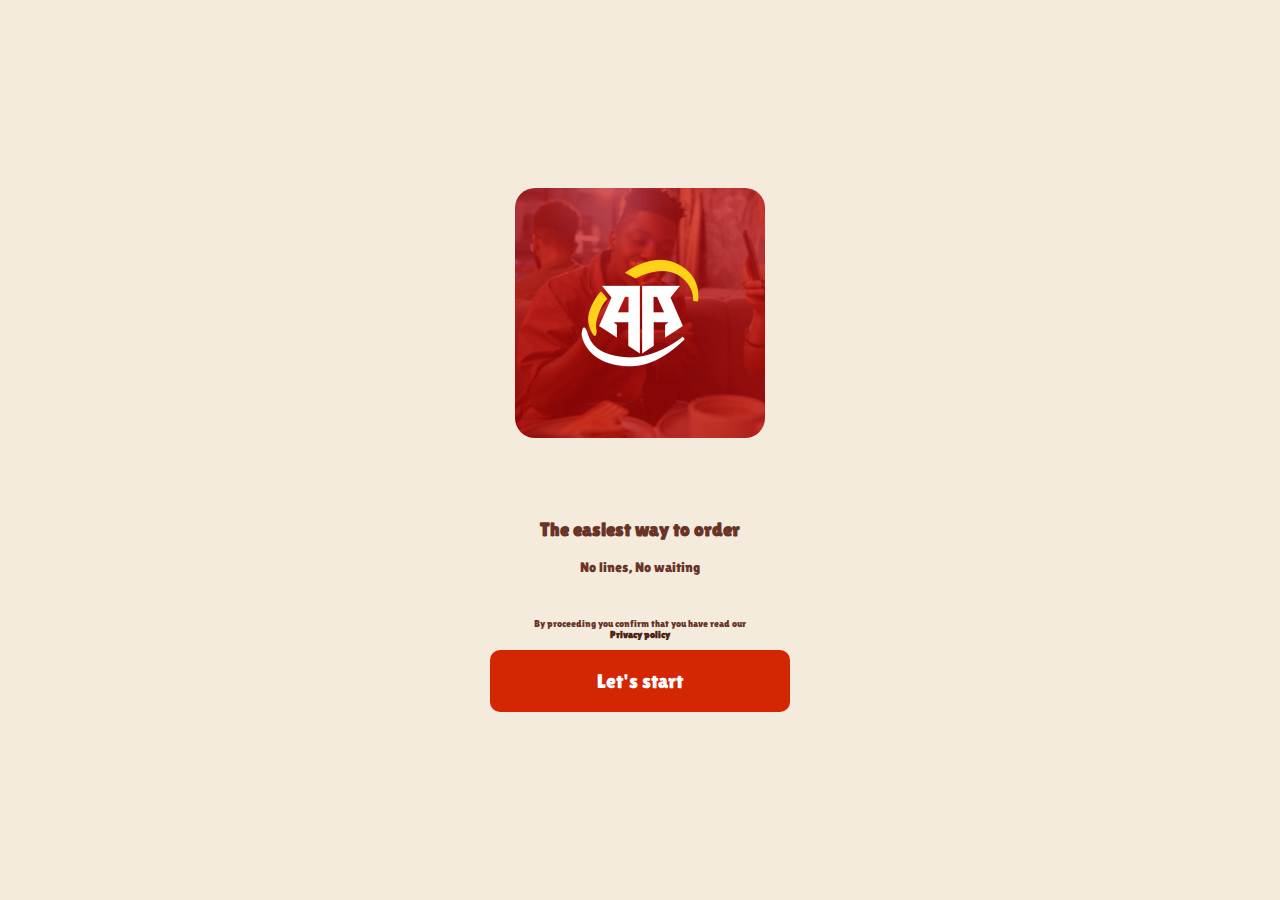
<file: index.html>
<!DOCTYPE html>
<html lang="en">
<head>
    <meta charset="UTF-8">
    <meta name="viewport" content="width=device-width, initial-scale=1, maximum-scale=1, user-scalable=no">
    <title>User Profile - AA Delish</title>
    <link rel="shortcut icon" type="image/x-icon" href="img/ico.png" />
    <link rel="stylesheet" href="https://cdnjs.cloudflare.com/ajax/libs/font-awesome/5.15.3/css/all.min.css" />
    <link rel="stylesheet" href="https://fonts.googleapis.com/css2?family=Lilita+One&family=Roboto:wght@400&display=swap">
    <style>
        body {
            display: flex;
            justify-content: center;
            align-items: center;
            height: 100vh;
            margin: 0;
            padding: 0;
            background-color: #F4EBDC;
            font-family: 'Lilita One', cursive;
            color: #693427;

        }
        .main-container {
            text-align: center;
        }
        .main {
            width: 300px;
            margin: auto;
        }
        .main img {
            width: 250px;
            border-radius: 20px;
            margin-bottom: 20px;
        }
        .paragraph-text {
            font-size: 14px;
        }
        .a-link {
            text-decoration: none;
            color: #4e2415;
            font-weight: bolder;
        }
        .primary-btn-wide {
            width: 100%;
            padding: 20px;
            border: none;
            border-radius: 10px;
            font-size: 20px;
            background-color: #d42603;
            color: white;
            cursor: pointer;
            font-family:  'Lilita One', cursive;;
            transition: background-color 0.3s;
        }
        .primary-btn-wide:hover {
            background-color: #693427;
        }
    </style>
</head>
<body>

<div class="main-container">
    <div class="main">
        <img src="img/bg_banner.jpg" />
        <br/><br/>
        <br/>
        <h3>The easiest way to order</h3>
        <p class="paragraph-text">No lines, No waiting</p>
        <br/>
        <p class="paragraph-text" style="font-size: 10px;">
            By proceeding you confirm that you have read our 
            <br/>
            <b><a class="a-link" href="privacy.html">Privacy policy</a></b>
        </p>
        <a href="notification.html">
            <button type="button" class="primary-btn-wide" id="btn">Let's start</button>
        </a>
    </div>
</div>

<script>
    document.getElementById('btn').addEventListener('click', function() {
        this.style.animation = 'bounce 0.5s ease';
        setTimeout(() => {
            this.style.animation = '';
        }, 500);
    });
</script>

</body>
</html>
</file>
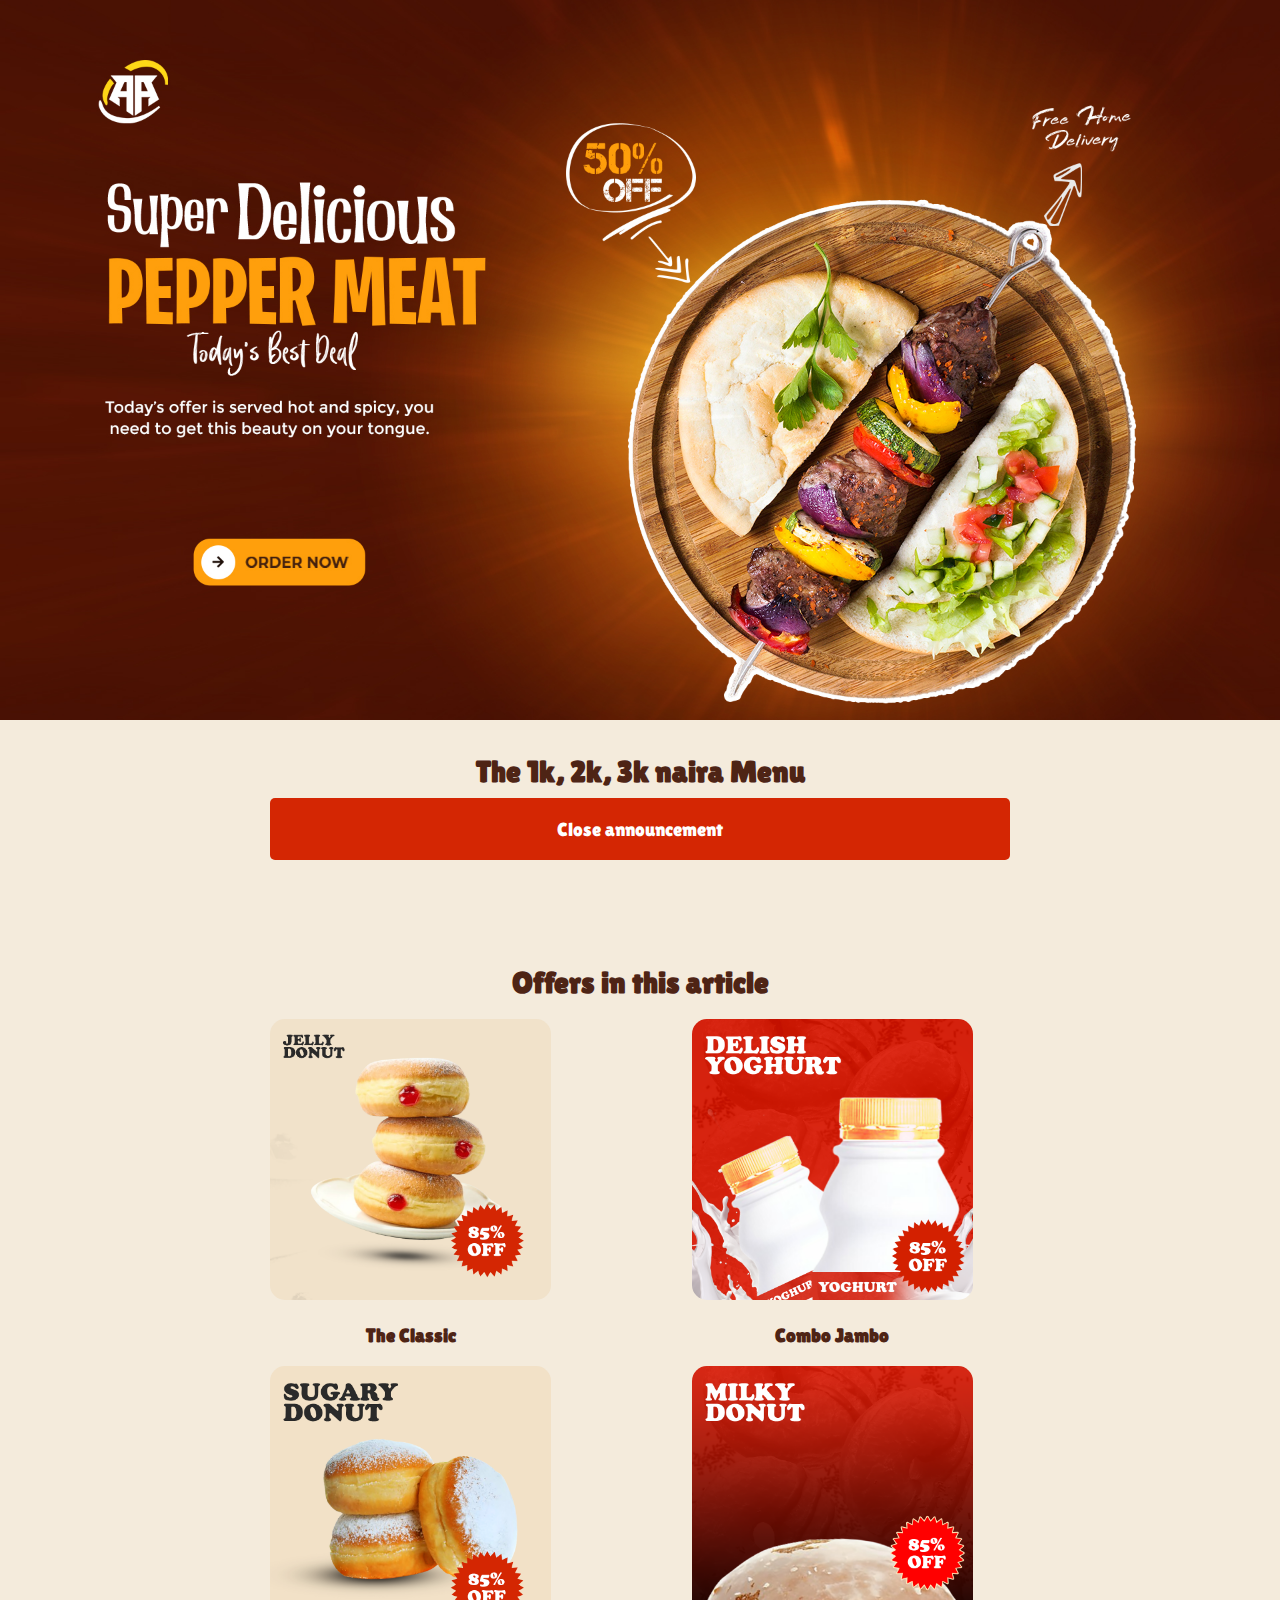
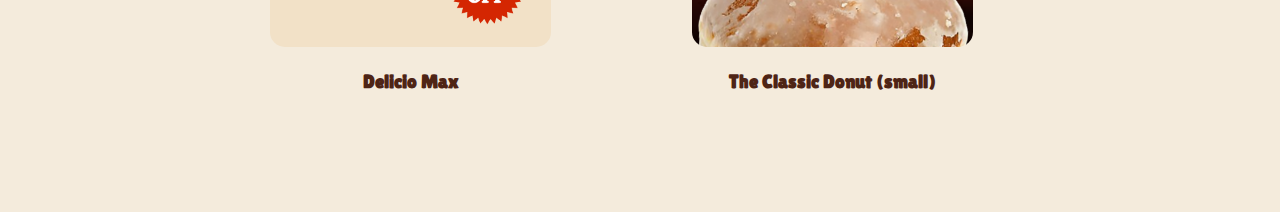
<file: announcement.html>
<!DOCTYPE html>
<html>
<head>
	<meta charset="utf-8">
	<meta name="viewport" content="width=device-width, initial-scale=1">
	<title>AA Delish</title>

<!-- Favicon -->
<link rel="shortcut icon" type="image/x-icon" href="img/ico.png" />
<link href="https://fonts.googleapis.com/css2?family=Lilita+One&family=Roboto:wght@400&display=swap" rel="stylesheet">
<link rel="stylesheet" type="text/css" href="css/main.css" />
<link href="https://fonts.googleapis.com/css2?family=Freeman&family=Quicksand:wght@300..700&display=swap" rel="stylesheet">
</head>
<body>
<style>
	.main-container, .main-container-detail, .main-container-fixed {
    width: 100%;
    margin: 0;
    padding: 0;
    text-align: center;
	
}

.main-container {
    position: absolute;
    bottom: 40px;
}

.main-container-detail {
    position: absolute;
    top: 0;
}

.main-container-fixed {
    position: fixed;
    background: #f4ebdc; 
    bottom: 0px;
    padding-bottom: 40px; 
}
.btn-link {
	text-decoration: none; 
	color: transparent; 
}

.btn-link i {
	color: #4e2415; 
}
.row {
    width: 95%;  
    display: flex;
    justify-content: center;
}

.col-1 {
    width: 10%;
}

.col-2 {
    width: 20%;
}

.col-4 {
    width: 40%;
}

.col-6 {
    width: 60%;
}

.col-8 {
    width: 80%;
}

.col-9 {
    width: 90%;
}

.main-container {
    width: 90%;
    text-align: center; 
}
.main-container-detail,
.main-container-fixed {
    width: 100%;
	

}

.main {
    margin-top: 20px;
    padding: 0 30px; 
    box-sizing: border-box;
    max-width: 800px; 
    margin: 0 auto; 
    background-color: #f4ebdc; 
}
.paragraph-text{
	font-size: larger;
	color: #4e2415;
}
</style>

<div class="main-container-detail">

<div class="main-container-background" >
	<img src="img/bg_announcement.jpg" />
</div>


	<div class="main">

		<h3>The 1k, 2k, 3k naira Menu</h3>

		<p class="paragraph-text">
			Who said you cannot find enjoyment in Abuja #basedonyourrabas ?
			<br/>
			Enjoy and find satisfaction in a delicious meal, based on your pocket, with any of our 1k, 2k or 3k naira Menu options!.
			<br/>
			Want other excitinng offers? Simply click the images below.

		</p>

		<br/> 

		<h3>Offers in this article</h3>

		<br/>

		<div class="row" >

			<div class="col-4" style="text-align: center;">

				<img src="img/offer-1-b - Copy.png" style="width: 100%; border-radius: 15px;" />
				<br/>
				<p class="paragraph-text">
					<b>The Classic </b> 
				</p>
				
			</div>

			<div class="col-2"></div>

			<div class="col-4" style="text-align: center;">

				<img src="img/offer-4 - Copy.png" style="width: 100%; border-radius: 15px;" />
				<br/>
				<p class="paragraph-text">
					<b>Combo Jambo</b> 
				</p>

			</div>

		</div>


		<div class="row" >

			<div class="col-4" style="text-align: center;">

				<img src="img/offer-3.png" style="width: 100%; border-radius: 15px;" />
				<br/>
				<p class="paragraph-text">
					<b>Delicio Max</b> 
				</p>
				
			</div>

			<div class="col-2"></div>

			<div class="col-4" style="text-align: center;">

				<img src="img/offer-2.png" style="width: 100%; border-radius: 15px;" />
				<br/>
				<p class="paragraph-text">
					<b>The Classic Donut (small)</b> 
				</p>
				
			</div>

		</div>


  

  

		<div style="width: 100%; height: 100px;">
		</div>


</div>

</div>







<div class="main-container-fixed">

<div class="main">
<a href="dashboard.html">
<button class="primary-btn-wide" id="btn">Close announcement</button>
</a>
</div>

</div>


</body>
</html>
</file>
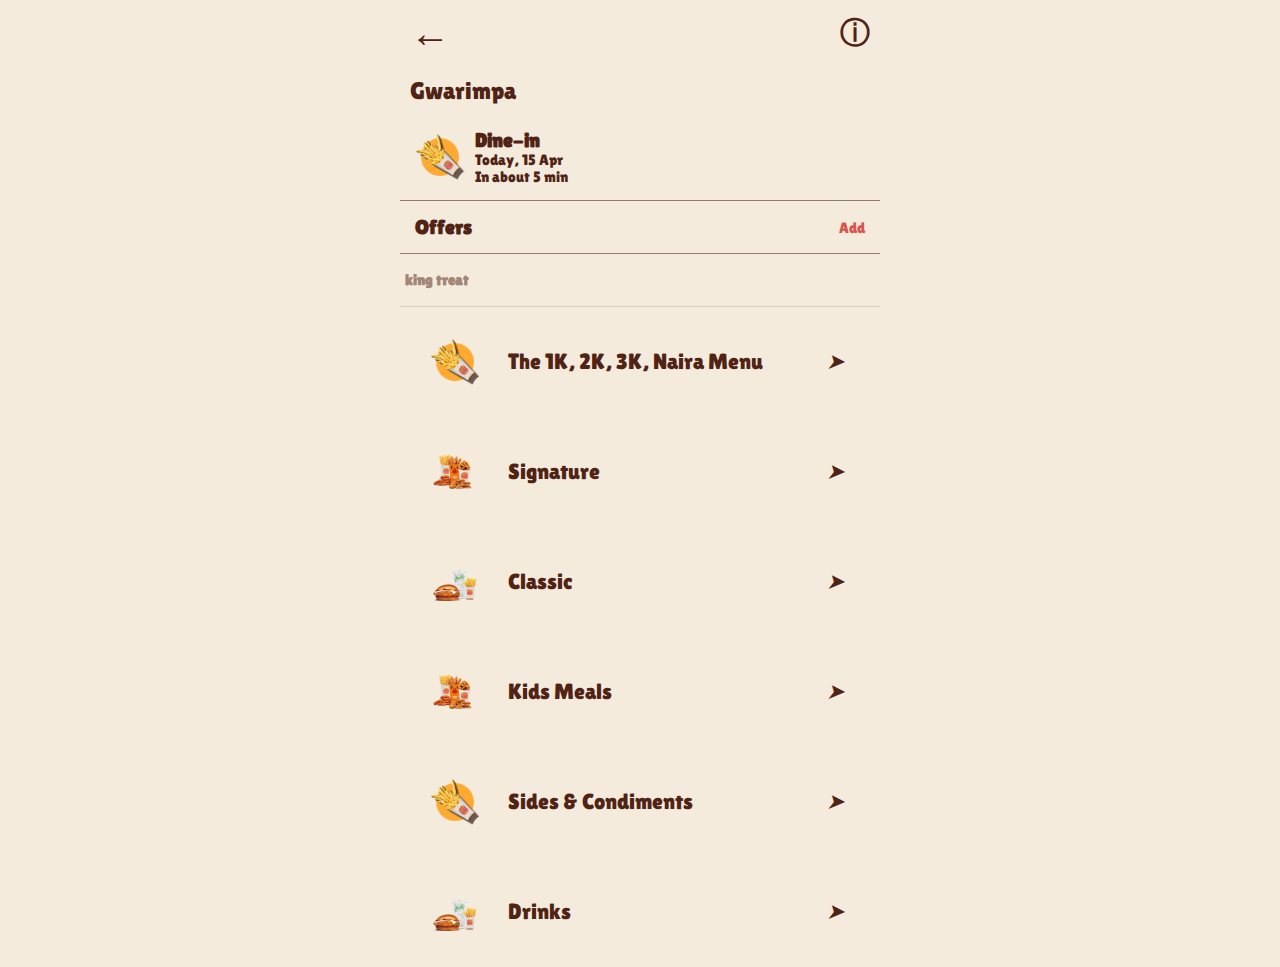
<file: category.html>
<!DOCTYPE html>
<html lang="en">
<head>
  <meta charset="UTF-8">
  <meta name="viewport" content="width=device-width, initial-scale=1.0">
  <link href="https://fonts.googleapis.com/css2?family=Lilita+One&family=Roboto:wght@400&display=swap" rel="stylesheet">
  <title>Restaurant App</title>
  <style>
    body {
        font-family: 'Lilita One', cursive;
            background-color: #f4ebdc;
            margin: 0;
            padding: 0;
    }
    .container {
      max-width: 480px;
      margin: auto;
      background-color: #F4EBDC;
      
    }
    .header {
      background-color: #F4EBDC;
      padding: 10px;
      display: flex;
      align-items: center;
      justify-content: space-between;
    }
    .header1 {
      background-color: #F4EBDC;
      padding: 10px;
      display: flex;
      align-items: center;
      justify-content: space-between;
    }
    .header .title {
      font-size: 24px;
      color: #502314;
    }
    .header .info-icon {
      font-size: 24px;
      color: #502314;
    }
    .section {
      padding: 15px;
      border-bottom: 1px solid #50231491;
      font-size: 15px;
    
    }
    .sec {
      font-size: 10px;
      padding: 5px;
      color: #50231485;
      font-weight: 100;
      border-bottom: 1px solid #50231425;
    
    }
    .section .section-title {
      display: flex;
      align-items: center;
      color: #502314;
      justify-content: space-between;
    }
    .section .section-title h2 {
      font-size: 20px;
      margin: 0;
    }
    .section .section-title .change-button,
    .section .section-title .add-button {
      color: #d9534f;
      text-decoration: none;
    }
    .categories {
      list-style-type: none;
      padding: 0;
      margin: 0;
      font-size: 22px;
    }
    .category-item {
      display: flex;
      align-items: center;
      padding: 30px;
     
      text-decoration: none;
      color: #502314;
    }
    .category-item img {
      width: 50px;
      height: 50px;
      margin-right: 10px;
    }
    .bold-arrow {
      font-size: 40px;
      font-weight: bolder;
      color: #502314;
    }

    .icon {
        font-size: 30px;
      font-weight: bolder;
      color: #502314;
      text-decoration-line: none;
    }
    @keyframes moveright {
            from {
                left: 100%;
            }
            to {
                left: 0%;
            }
        }

        i {
            position: relative;
            display: inline-block;
            animation: moveleft 2s forwards;
        }
        a {
    text-decoration: none; 
    color: inherit; /* Inherit text color from parent elements */
}

a:hover {
    text-decoration: none; /* Ensure underline doesn't appear on hover */
}

/* Optional: Style the links to look like plain text or divs */
a div {
    display: inline; /* Change to inline if you want it to look like plain text */
    color: inherit; /* Inherit color to blend with surrounding text */
}

a div:hover {
    color: inherit; /* Ensure the color remains the same on hover */
}

  </style>
</head>
<body>
  <div class="container">
    <a href="dashboard.html">
    <div class="header" >
        <div class="bold-arrow">&larr;</div>
          </a>
    <a href="cate.html">
        <div class="icon">&#x24D8;</div>
    </div></a>
    <div class="container">
        <div class="header">
          <div class="title">Gwarimpa</div>
        </div>
        <div class="section" style="display: flex; align-items: center;">
            <img src="img/image-4.webp" alt="" style="width: 50px; height: 50px; margin-right: 10px;">
            <div>
              <div class="section-title" style="display: flex; align-items: center;">
                <h2 style="margin: 0; margin-right: 50px;">Dine-in</h2>
                <a href="#" class="change-button" style="margin-right: 100px;"></a>
              </div>
              <p style="color: #502314; margin: 0;">
                <span style="font-weight: lighter;">Today, 15 Apr</span><br>In about 5 min
              </p>
            </div>
          </div>
          
          
          
          
          

    <div class="section">
      <div class="section-title">
        <h2>Offers</h2>
        <a href="#" class="add-button">Add</a>
      </div>
    </div>
    <div class="sec">
        <div class="section-title">
          <h2>king treat</h2>
          <a href="#" class="add-button"></a>
        </div>
      </div>
  
      <ul class="categories">
        <li><a href="menu.html" class="category-item">
          <img src="img/image-4.webp" alt="1K, 2K, 3K, Naira Menu">
          <i style="left: 80%;"> ➤</i>
          <span>The 1K, 2K, 3K, Naira Menu</span>
        </a></li>
        <li><a href="menu.html" class="category-item">
          <i class="fas fa-arrow-right icon"></i>
          <img src="img/image-2.webp" alt="Signature">
          <i style="left: 80%;"> ➤</i>
          <span>Signature</span>
        </a></li>
        <li><a href="menu.html" class="category-item">
          <i class="fas fa-arrow-right icon"></i>
          <img src="img/image-1.webp" alt="Classic">
          <i style="left: 80%;"> ➤</i>
          <span>Classic</span>
        </a></li>
        <li><a href="menu.html" class="category-item">
          <i class="fas fa-arrow-right icon"></i>
          <img src="img/image-2.webp" alt="Kids Meals">
          <i style="left: 80%;"> ➤</i>
          <span>Kids Meals</span>
        </a></li>
        <li><a href="menu.html" class="category-item">
          <i class="fas fa-arrow-right icon"></i>
          <img src="img/image-4.webp" alt="Sides & Condiments">
          <i style="left: 80%;"> ➤</i>
          <span>Sides & Condiments</span>
        </a></li>
        <li><a href="menu.html" class="category-item">
          <i class="fas fa-arrow-right icon"></i>
          <img src="img/image-1.webp" alt="Drinks">
          <i style="left: 80%;"> ➤</i>
          <span>Drinks</span>
        </a></li>
      </ul>
  </div>
</body>
</html>
</file>
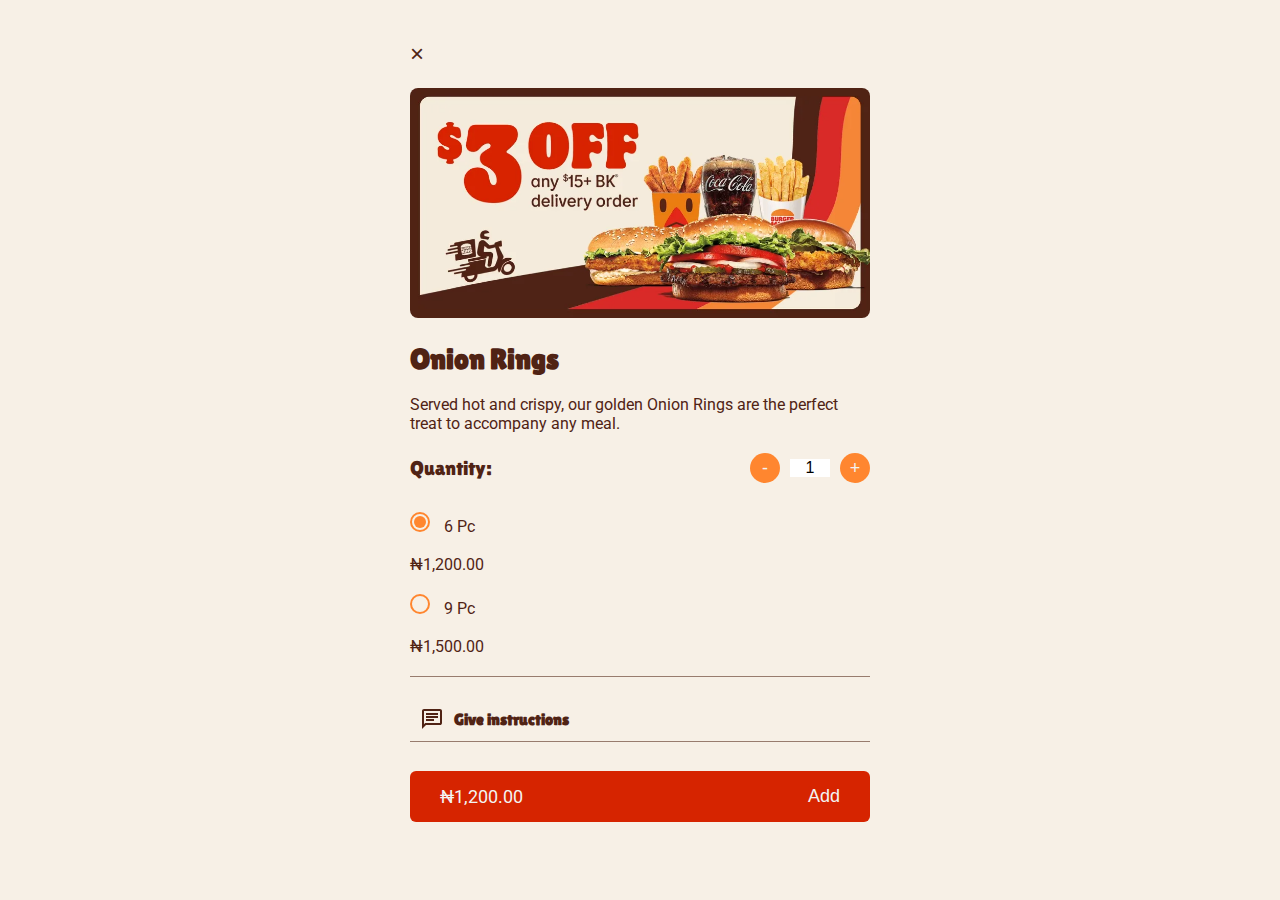
<file: Checkout.html>
<!DOCTYPE html>
<html lang="en">
<head>
    <meta charset="UTF-8">
    <meta name="viewport" content="width=device-width, initial-scale=1.0">
    <title>Burger King Menu</title>
    <link href="https://fonts.googleapis.com/css2?family=Lilita+One&family=Roboto:wght@400&display=swap" rel="stylesheet">
    <link href="https://fonts.googleapis.com/css2?family=Freeman&family=Quicksand:wght@300..700&display=swap" rel="stylesheet">
    <style>
        * {
            margin: 0;
            padding: 0;
            box-sizing: border-box;
        }

        body {
            font-family: 'Roboto', sans-serif;
            background-color: #f7f0e6;
            padding: 20px;
        }

        .container {
            max-width: 500px;
            margin: 0 auto;
            padding: 20px;
            background-color: #f7f0e6;
            border-radius: 8px;
            box-shadow: 0 0 10px rgba(0, 0, 0, 0);
        }

        .header {
            display: flex;
            align-items: center;
            justify-content: space-between;
            margin-bottom: 20px;
            font-size: 14px;
        }

        .close-button {
            background: none;
            border: none;
            font-size: 24px;
            cursor: pointer;
            color: #502314;
        }

        .item-image {
            width: 100%;
            height: auto;
            border-radius: 8px;
        }

        h1 {
            font-family: 'Lilita One', cursive;
            font-size: 1.8em;
            color: #502314;
            margin: 20px 0;
        }
        h2 {
            font-family: 'Lilita One', cursive;
            font-size: 1.3em;
            color: #502314;
            margin: 20px 0;
          
        }
        p {
            font-size: 16px;
            color: #502314;
            margin-bottom: 20px;
        }

        .main content,
        .price-options,
        .instructions-section {
            margin-bottom: 20px;
            border-bottom: 1px solid #50231491;
        }

        .quantity-section {
            display: flex;
            justify-content: space-between;
            align-items: center;
            margin-bottom: 29px;
            font: 300;
            color: #502314;
            font-size: 20px;
            font-family: 'Lilita One', cursive;
        }

        .quantity-selector {
            display: flex;
            align-items: center;
        }

        .quantity-button {
            background-color: #f0f0f0;
            border: none;
            padding: 5px 10px;
            font-size: 18px;
            cursor: pointer;
        }

        .quantity-selector input {
            width: 30px;
            text-align: center;
            border: none;
            background-color: #fff;
            font-size: 16px;
            margin: 0 5px;
            
        }

        .price-options {
            text-align: left;
        }

        .price-options label {
            display: block;
            margin-bottom: 20px;
           

        }

        .instructions-button {
    display: flex;
    align-items: center;
    border: none; /* Remove default button border */
    background: none; /* Remove default button background */
    cursor: pointer; /* Add cursor pointer */
    padding: 10px; /* Add some padding */
}

.instructions-button .icon {
    width: 24px; /* Adjust icon size */
    height: 24px; /* Adjust icon size */
    margin-right: 10px; /* Space between icon and text */
}

.instructions-button h2 {
    margin: 0; /* Remove default margin from h2 */
    font-size: 16px; /* Adjust font size */
}

        .add-to-cart {
            display: flex;
            justify-content: space-between;
            align-items: center;
            font-size: 18px;
            color: #f3f3f3;
            margin-top: 29px;
            width: 100%;
            background-color: #d62400;
            padding: 15px 30px;
            border-radius: 6px;
        }

        .add-button {
            background-color: #d62400;
            color: #f3f3f3;
            border: none;
            font-size: 18px;
            cursor: pointer;
            border-radius: 4px;
        }
        .price-options{
            color: #502314;
            
        }
        .price-options input[type="radio"]:checked::before {
            content: '';
            width: 12px;
            height: 12px;
            background-color: #ff862f;
            border-radius: 50%;
            position: absolute;
            top: 50%;
            left: 50%;
            transform: translate(-50%, -50%);
        }
        .price-options input[type="radio"] {
            appearance: none;
            -webkit-appearance: none;
            -moz-appearance: none;
            width: 20px;
            height: 20px;
            border: 2px solid #ff862f;
            border-radius: 50%;
            margin-right: 10px;
            position: relative;
            cursor: pointer;
        }
        .quantity-button {
            background-color: #ff862f;
            color: #f3f3f3;
            border: none;
            width: 30px;
            height: 30px;
            border-radius: 50%;
            display: flex;
            align-items: center;
            justify-content: center;
            font-size: 18px;
            cursor: pointer;
        }
        .quantity-selector input {
            width: 40px;
            text-align: center;
            border: none;
            background-color: #fff;
            font-size: 16px;
            margin: 0 10px;
        }
    </style>
</head>
<body>
    <div class="container">
        <header class="header">
            <a href="menu.html"><button class="close-button">&times;</button></a>
        </header>
        <main class="main-content">
            <img src="img/card-2.webp" alt="Onion Rings" class="item-image">
            <h1>Onion Rings</h1>
            <p>Served hot and crispy, our golden Onion Rings are the perfect treat to accompany any meal.</p>
            <div class="quantity-section">
                <label for="quantity">Quantity:</label>
                <div class="quantity-selector">
                    <button class="quantity-button">-</button>
                    <input type="text" id="quantity" value="1" readonly>
                    <button class="quantity-button">+</button>
                </div>
            </div>
            <div class="price-options">
                <label>
                    <input type="radio" name="price" checked>
                    6 Pc <br></br> ₦1,200.00
                </label>
                <label>
                    <input type="radio" name="price">
                    9 Pc <br></br> ₦1,500.00
                </label>
            </div>
            <div class="instructions-section">
                <button class="instructions-button">
                    <img src="img/chat_24dp_FILL0_wght400_GRAD0_opsz24.svg" alt="Chat Icon" class="icon">
                    <h2>Give instructions</h2>
                </button>
            </div>
            <div class="add-to-cart">
                <span>₦1,200.00</span>
                <button class="add-button">Add</button>
            </div>
        </main>
    </div>
    
</body>
</html>
</file>
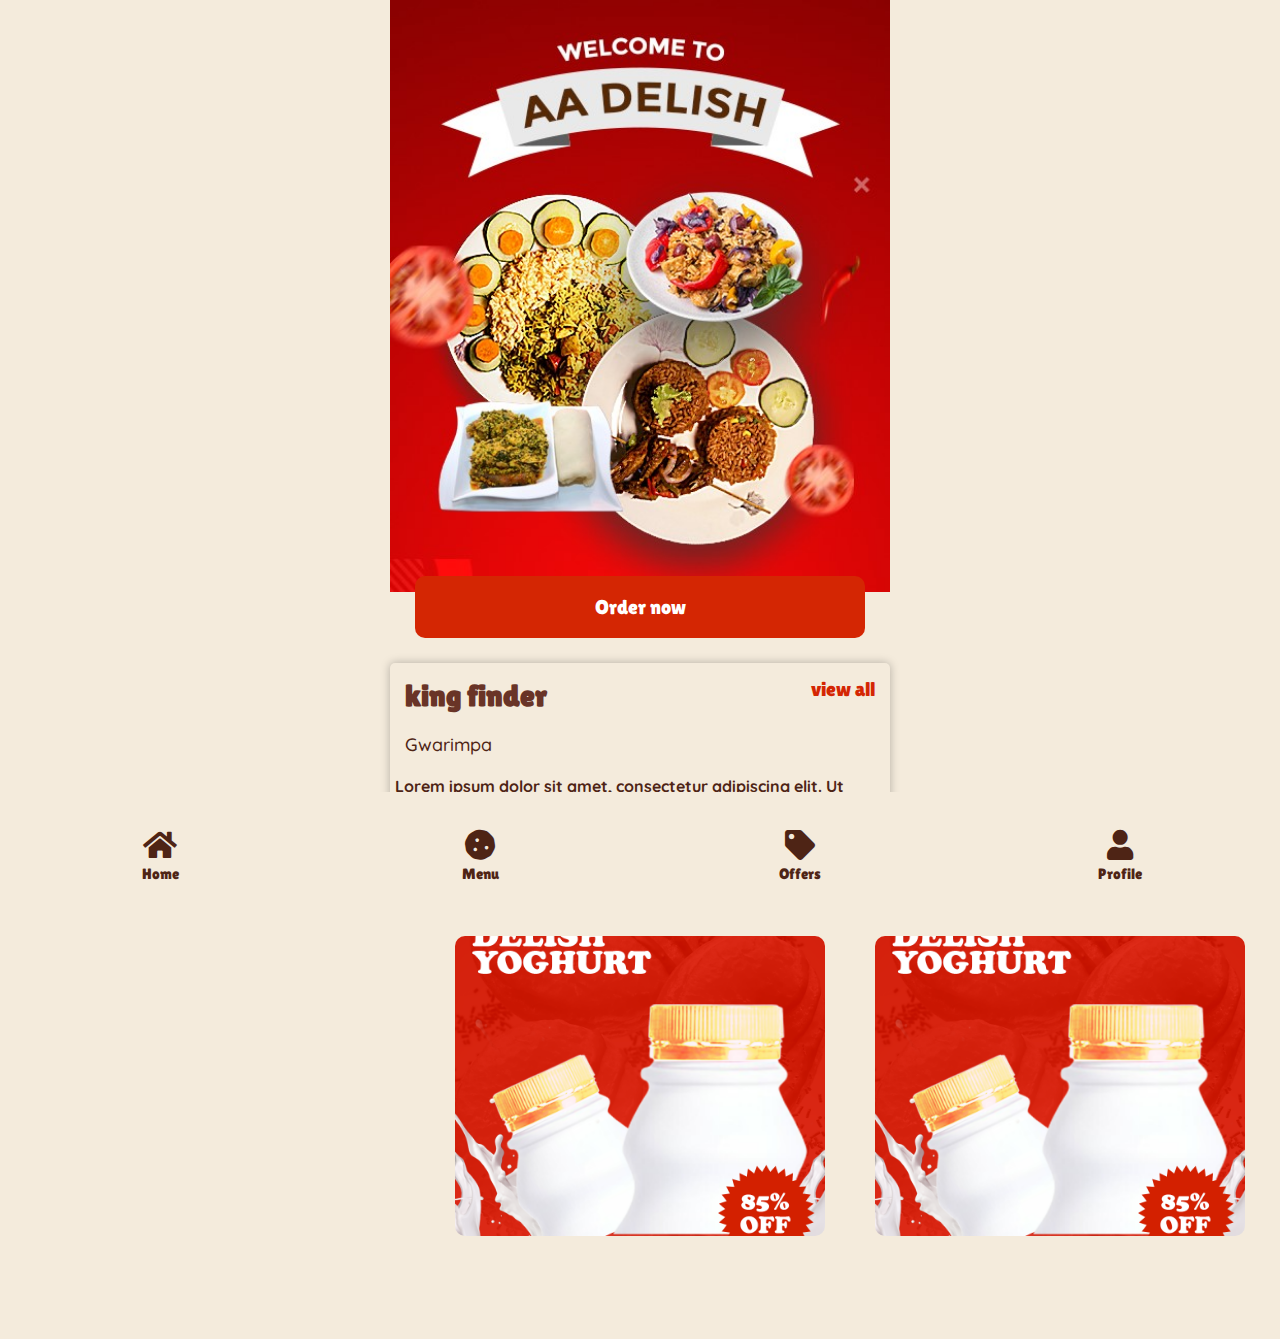
<file: dashboard.html>
<!DOCTYPE html>
<html>
<head>
    <meta charset="utf-8">
    <meta name="viewport" content="width=device-width, initial-scale=1, maximum-scale=1, user-scalable=no">
    <title>AA Delish</title>

    <link rel="stylesheet" href="https://cdnjs.cloudflare.com/ajax/libs/font-awesome/5.15.3/css/all.min.css" />
    <script src="https://unpkg.com/swiper/swiper-bundle.min.js"></script>
    <link rel="stylesheet" href="https://unpkg.com/swiper/swiper-bundle.min.css" />
    <link href="https://fonts.googleapis.com/css2?family=Lilita+One&family=Roboto:wght@400&display=swap" rel="stylesheet">
    <link rel="preconnect" href="https://fonts.googleapis.com">
    <link rel="preconnect" href="https://fonts.gstatic.com" crossorigin>
    <link href="https://fonts.googleapis.com/css2?family=Freeman&family=Quicksand:wght@300..700&display=swap" rel="stylesheet">
    <link rel="stylesheet" type="text/css" href="css/main.css" />
    <style>
        body {
            display: flex;
            justify-content: center;
            align-items: center;
            margin: 0;
            padding: 0;
            background-color: #f4ebdc;
            overflow-y: auto;
            font-family: 'Lilita One', cursive;
        }

        .main-container-detail {
            text-align: center;
            margin-top: -100px;
            min-height: 100vh;
            width: 100%;
            max-width: 500px; 
        }

        .main-container-background img {
            width: 100%;
            margin-top: 100px;
            margin-bottom: -14%;
        }

        .main1 {
            margin: 50px auto 5%;
            width: 90%;
            display: block;
        }

        .primary-btn-wide {
            width: 100%;
            padding: 20px;
            border: none;
            border-radius: 10px;
            font-size: 20px;
            background-color: #d42603;
            color: white;
            cursor: pointer;
            transition: background-color 0.3s;
        }

        .primary-btn-wide:hover {
            background-color: #693427;
        }

        .swiper-container {
            width: 95vw;
            max-width: 400px;
            height: auto;
            position: relative;
            margin: 20px auto;
            z-index: 1; 
        }

        .swiper-slide {
            display: none; 
        }

        .swiper-slide-active,
        .swiper-slide-prev,
        .swiper-slide-next {
            display: block; 
        }

        .swiper-slide img {
            width: 100%;
            height: 300px;
            object-fit: cover;
            border-radius: 10px;
        }

        .headline {
            font-size: 24px;
            font-weight: bold;
            margin-bottom: 10px;
        }

        .sub-headline {
            font-family: 'Quicksand', sans-serif; 
            font-size: 18px;
            font-weight: 500;
            margin-bottom: 10px;
        }

        .paragraph {
            font-family: 'Quicksand', sans-serif;
            font-size: 16px;
            font-weight: bold;
            margin-bottom: 20px;
        }

        .card {
            text-align: left;
        }

        h1 {
            text-align: left;
            margin: 5%;
            font-family: 'Lilita One', cursive; 
        }

        h2 {
            text-align: right;
            margin: 5%;
            font-family: 'Quicksand', sans-serif; 
        }

        .container {
            display: flex;
            justify-content: space-between;
        }

        .footer {
            background-color: #f1e2ca;
            padding: 10px;
        }

        .containeer {
            display: flex;
            justify-content: space-between;
            background-color: #f1e2ca;
        }

        .item1 {
            background-color: #f4ebdc;
            padding: 10px;
        }

        .item {
            background-color: #f4ebdc;
            padding: 10px;
        }

        :link {
            text-decoration: none;
        }

        .main-container-fixed1 {
            position: fixed;
            bottom: 0;
            width: 100%;
            background-color: #f4ebdc;
            z-index: 10; 
        }

        .main {
            display: flex;
            justify-content: space-around;
            padding: -2px 0; /* Reduced padding */
        }

        .col-12 {
            flex: 1;
            text-align: center;
        }

        .col-btn {
            padding: 3px; /* Reduced padding */
        }

        .btn-link {
            text-decoration: none;
            color: inherit;
        }

        .btn-link i {
            font-size: 30px; /* Reduced font size */
        }

        .paragraph-text-smm {
            display: block;
            font-size: 15px; /* Reduced font size */
        }
    </style>
</head>
<body>

<div class="main-container-detail">
    <div class="main-container-background">
        <img src="img/Home.jpg" />
    </div>

    <div class="main1">
        <a href="menu.html">
            <button class="primary-btn-wide" id="btn">Order now</button>
        </a>
    </div>
 
<div class="card-container">
    <div class="card" style="margin-bottom: 20px; border-radius: 5px; padding: 5px; background-color: #f4ebdc; box-shadow: 0 0 10px rgba(0, 0, 0, 0.267);">
        <div class="container">
            <a href="">
            <div class="item1" style="font-size: 30px; color: #693427; font-weight: bold;">king finder</div>
            </a>
            <a href="">
            <div class="item1" style="font-size: 20px; color: #d42603;">view all</div>
            </a>
        </div>
        <div class="item1 sub-headline" style="color: #4e2415;">Gwarimpa</div>
        <div class="paragraph" style="color: #4e2415;">
            Lorem ipsum dolor sit amet, consectetur adipiscing elit. Ut vitae quam justo.
        </div>
    </div>
</div>

<center style="margin-bottom: 20px;">
    <div class="container">
        <a href="">
        <div class="item" style="font-size: 30px; color: #693427; font-weight: bold;">News </div>
        </a>
        <a href="">
        <div class="item" style="font-size: 20px;color: #d42603;">view all</div>
        </a>
    </div>
    <div class="swiper-container">
        <div class="swiper-wrapper">
            <div class="swiper-slide">
                <img style="width: 370px; border-radius: 10px; height: 300px;" src="img/offer-4 - Copy.png" alt="Image 1">
            </div>
            <div class="swiper-slide">
                <img style="width: 370px; border-radius: 10px; height: 300px" src="img/offer-4 - Copy.png" alt="Image 1">
            </div>
            <div class="swiper-slide">
                <img style="width: 370px; border-radius: 10px; height: 300px" src="img/offer-4 - Copy.png" alt="Image 1">
            </div>
            <div class="swiper-slide">
                <img style="width: 370px; border-radius: 10px; height: 300px" src="img/offer-4 - Copy.png" alt="Image 1">
            </div>
            <div class="swiper-slide">
                <img style="width: 370px; border-radius: 10px; height: 300px" src="img/offer-4 - Copy.png" alt="Image 1">
            </div>
        </div>
    </div>
</center>

<script>
    var swiper = new Swiper('.swiper-container', {
        slidesPerView: 1,
        spaceBetween: 20,
        loop: true,
        autoplay: {
            delay: 2000,
        },
    });
</script>

<space style="padding: 60px;">
</space>

<div class="main-container-fixed1">
    <div class="main">
        <div class="col-12 col-btn">
            <a href="dashboard.html" class="btn-link" id="home-link">
                <i class="fas fa-home"></i>
                <br/>
                <span class="paragraph-text-smm">Home</span>
            </a>
        </div>
        
        <div class="col-12 col-btn">
        <a href="category.html" class="btn-link" id="menu-link">
            <i class="fas fa-cookie"></i>
            <br/>
            <span class="paragraph-text-smm">Menu</span>
        </a>
    </div>
    <div class="col-12 col-btn">
        <a href="offers.html" class="btn-link" id="offers-link">
            <i class="fas fa-tag"></i>
            <br/>
            <span class="paragraph-text-smm">Offers</span>
        </a>
    </div>
    <div class="col-12 col-btn">
        <a href="profile.html" class="btn-link" id="profile-link">
            <i class="fas fa-user"></i>
            <br/>
            <span class="paragraph-text-smm">Profile</span>
        </a>
    </div>
</div>
</div>
</body>
</html>
</file>
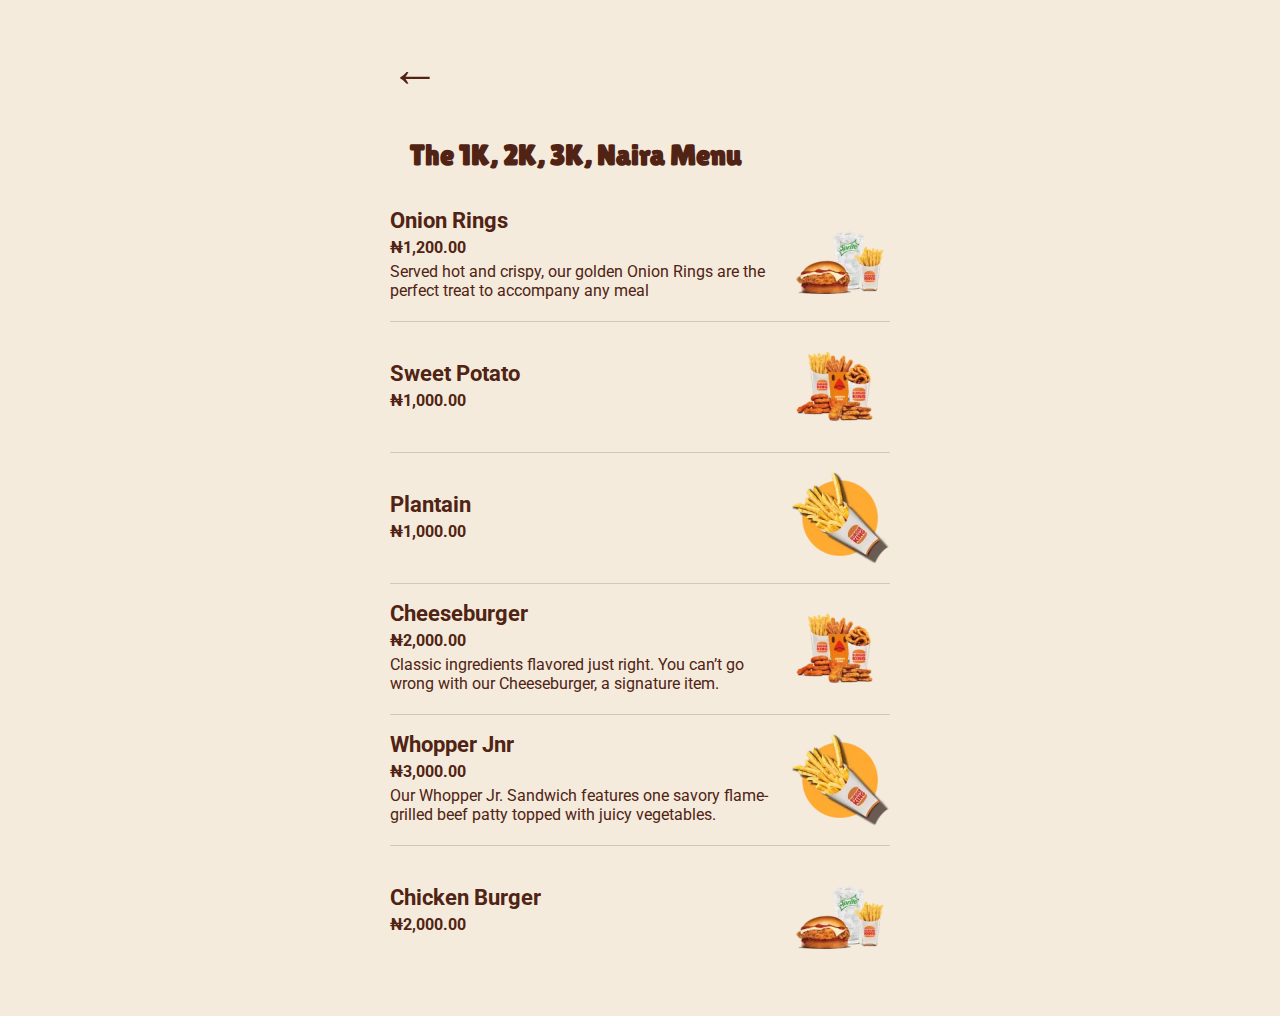
<file: menu.html>
<!DOCTYPE html>
<html lang="en">
<head>
    <meta charset="UTF-8">
    <meta name="viewport" content="width=device-width, initial-scale=1.0">
    <link href="https://fonts.googleapis.com/css2?family=Lilita+One&family=Roboto:wght@400&display=swap" rel="stylesheet">
    <title>Restaurant Menu</title>
    <style>
        body {
            font-family: 'Roboto', sans-serif;
            background-color: #F4EBDC;
            margin: 0;
            padding: 0;
        }

        .menu-container {
            background-color: #F4EBDC;
            padding: 20px;
            border-radius: 8px;
            max-width: 500px;
            margin: 20px auto;
        }

        .header {
            display: flex;
            align-items: center;
            margin-bottom: 20px;

        }

        .back-arrow {
            font-size: 50px;
            color: #502314;
            cursor: pointer;
            margin-right: 10px;
            text-decoration-line: none;
            
        }
            
        .h1 {
            font-family: 'Lilita One', cursive;
            font-size: 1.8em;
            color: #502314;
            margin: 20px;
            margin-right: 10px;
        }

        .menu-item {
            display: flex;
            align-items: center;
            justify-content: space-between;
            padding: 15px 0;
            border-bottom: 1px solid #8f8f8f60;
        }

        .menu-item:last-child {
            border-bottom: none;
        }

        .menu-item img {
            max-width: 100px;
            height: auto;
            margin-left: 20px;
        }

        .menu-item .details {
            flex: 1;
            text-align: left;
        }

        .menu-item h2 {
            font-size: 1.4em;
            margin: 0;
            color: #502314;
        }

        .menu-item .price {
            font-weight: bold;
            margin: 5px 0;
            color: #502314;
        }

        .menu-item p {
            margin: 5px 0;
            color: #502314;
        }
        .menu-item .details a {
    text-decoration: none; 
    color: inherit; 
}

.menu-item .details a:hover {
    color: inherit; /
}
a {
    text-decoration: none; /* Remove underline from link */
    display: inline-block; /* Ensure the link can wrap block-level elements */
}

a:hover {
    text-decoration: none; /* Ensure the underline doesn't appear on hover */
}

    </style>
</head>
<body>
    <div class="menu-container">
        <a href="category.html">
            <div class="header">
                <div class="back-arrow" onclick="window.history.back();">&larr;</div>
            </div>
        </a>
        
        <h1 class="header h1 ">The 1K, 2K, 3K, Naira Menu</h1>
        <div class="menu-item">
            <div class="details">
                <a href="Checkout.html">
                <h2>Onion Rings</h2>
                <p class="price">₦1,200.00</p>
                <p>Served hot and crispy, our golden Onion Rings are the perfect treat to accompany any meal</p>
            </a>
            </div>
            <img src="img/image-1.webp" alt="Onion Rings">
        </div>
        <div class="menu-item">
            <div class="details">
                <a href="Checkout.html">
                <h2>Sweet Potato</h2>
                <p class="price">₦1,000.00</p>
            </div>
        </a>
            <img src="img/image-2.webp" alt="Sweet Potato">
        </div>
        <div class="menu-item">
            <div class="details">
                <a href="Checkout.html">
                <h2>Plantain</h2>
                <p class="price">₦1,000.00</p>
                </a>
            </div>
            <img src="img/image-4.webp" alt="Plantain">
        </div>
        <div class="menu-item">
            <div class="details">
                <a href="Checkout.html">
                <h2>Cheeseburger</h2>
                <p class="price">₦2,000.00</p>
                <p>Classic ingredients flavored just right. You can’t go wrong with our Cheeseburger, a signature item.</p>
                </a>
            </div>
            <img src="img/image-2.webp" alt="Cheeseburger">
        </div>
        <div class="menu-item">
            <div class="details">
                <a href="Checkout.html">
                <h2>Whopper Jnr</h2>
                <p class="price">₦3,000.00</p>
                <p>Our Whopper Jr. Sandwich features one savory flame-grilled beef patty topped with juicy vegetables.</p>
                </a>
            </div>
            <img src="img/image-4.webp" alt="Whopper Jnr">
        </div>
        <div class="menu-item">
            <div class="details">
                <a href="Checkout.html">
                <h2>Chicken Burger</h2>
                <p class="price">₦2,000.00</p>
                </a>
            </div>
            <img src="img/image-1.webp" alt="Chicken Burger">
        </div>
    </div>
</body>
</html>
</file>
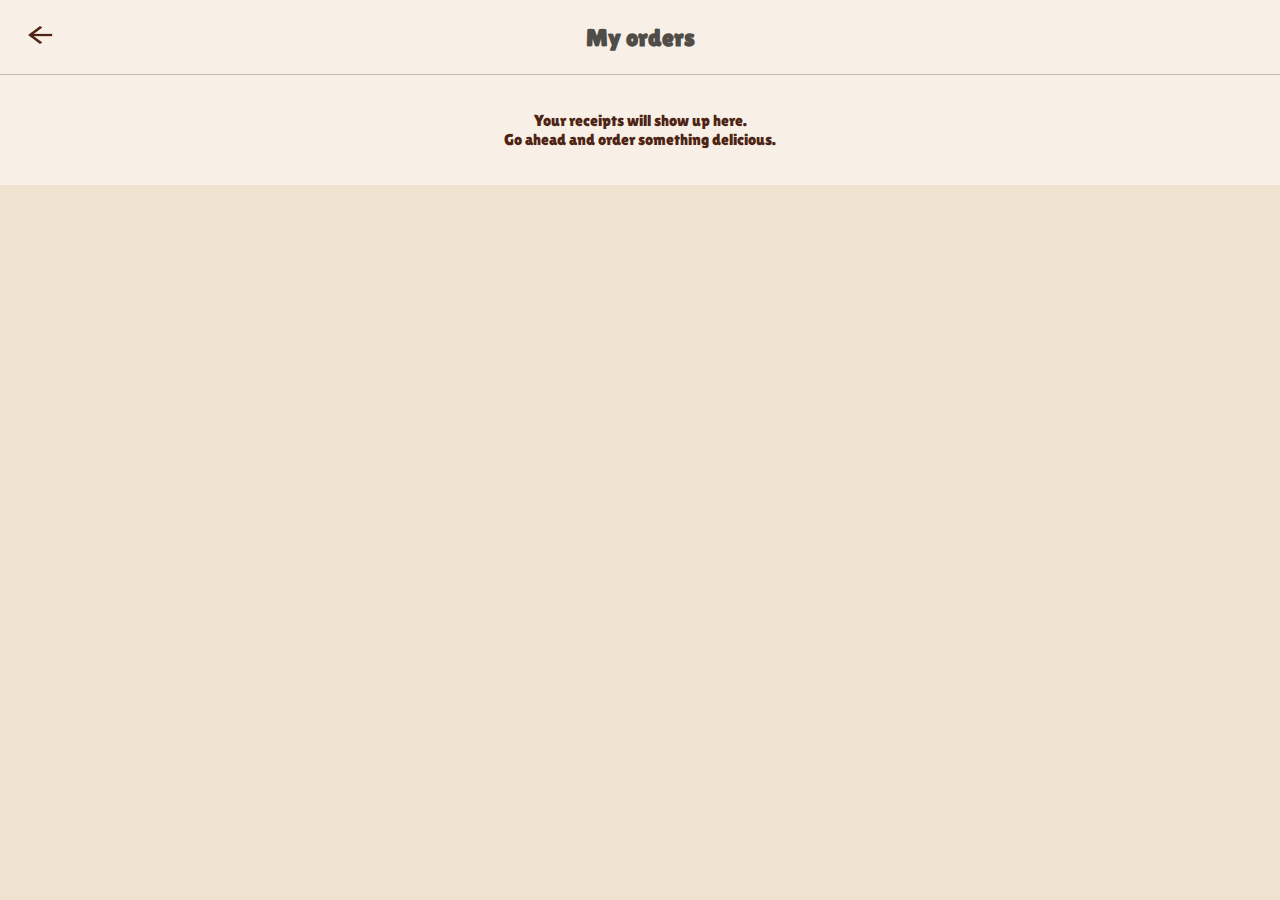
<file: myorders.html>
<!DOCTYPE html>
<html lang="en">
<head>
  <meta charset="UTF-8">
  <meta name="viewport" content="width=device-width, initial-scale=1.0">
  <link href="https://fonts.googleapis.com/css2?family=Lilita+One&family=Roboto:wght@400&display=swap" rel="stylesheet">
  <title>My Orders</title>
  <style>
    body {
      background-color: #efe2cf;
      margin: 0;
      font-family:'Lilita One', cursive;
    }

    .header {
      display: grid;
      grid-template-columns: 1fr auto 1fr;
      align-items: center;
      padding: 20px;
      border-bottom: 1px solid #4e241544;
      background-color: #f8efe6;
    }

    .back-button {
      justify-self: start;
    }

    .back-button img {
      width: 24px;
      height: 24px;
      cursor: pointer;
      text-decoration-line: none;
    }

    .header h1 {
      margin: 0;
      justify-self: center;
    }

    main {
      flex-grow: 1;
      display: flex;
      flex-direction: column;
      justify-content: center;
      align-items: center;
      text-align: center;
      background-color: #f8efe6;
      padding: 20px;
    }

    p {
      font-size: 16px;
      color: #4e2415;
      padding: 0 20px;
      max-width: 500px;
    }
    h1{
        font-size: 24px;
        color: #504c48;

    }
  </style>
</head>
<body>
  <div class="header">
    <div class="back-button">
      <a href="profile.html">
        <img style="width: 40px; height: 30px;" src="img/arrow_back_20dp_FILL0_wght400_GRAD0_opsz20.png" alt="Back">
      </a>
    </div>
    <h1>My orders</h1>
  </div>

  <main>
    <p>Your receipts will show up here. <br>Go ahead and order something delicious.</p>
  </main>
</body>
</html>
</file>
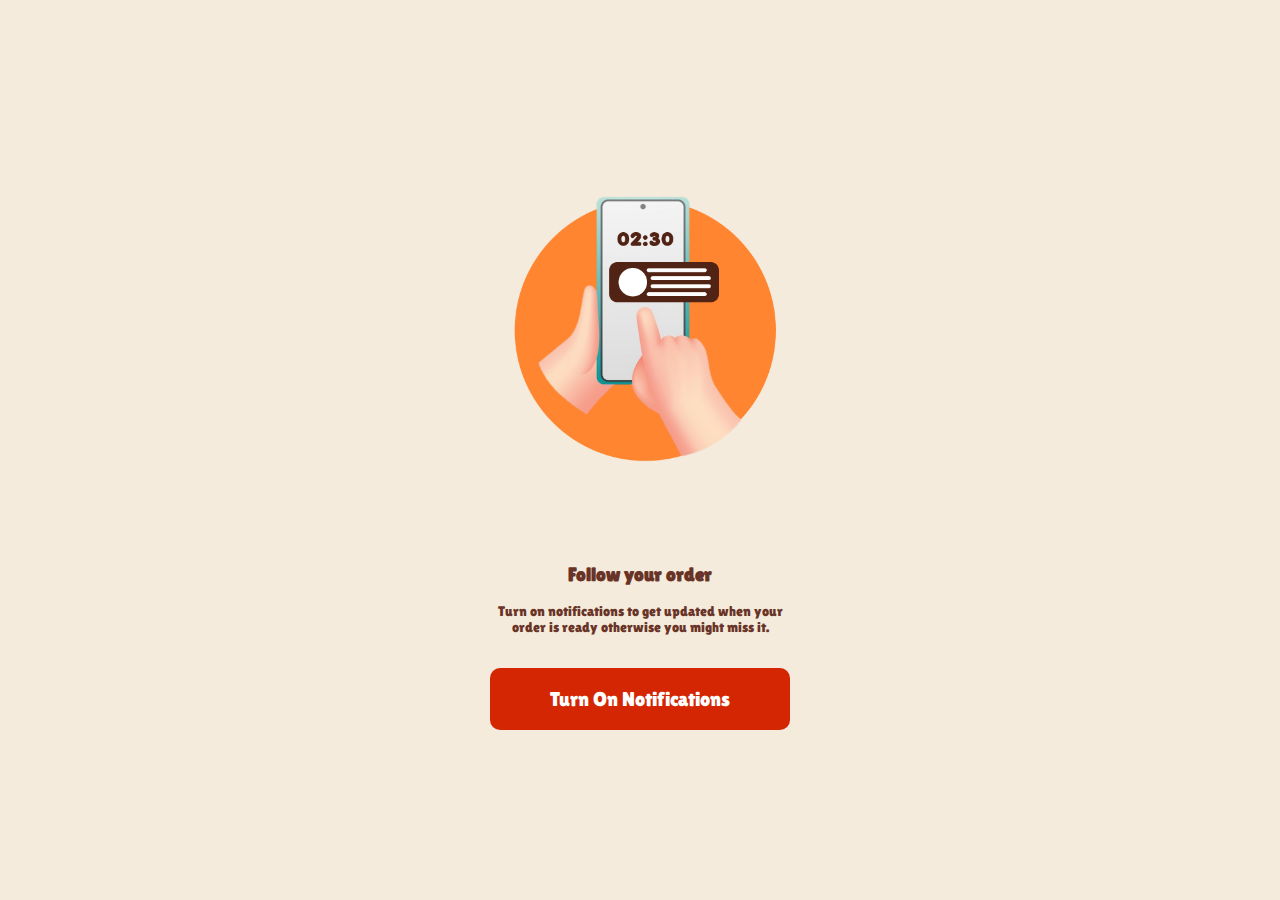
<file: notification.html>
<!DOCTYPE html>
<html>
<head>
    <meta charset="utf-8">
    <meta name="viewport" content="width=device-width, initial-scale=1">
    <title>AA Delish</title>

    <!-- Favicon -->
    <link rel="shortcut icon" type="image/x-icon" href="img/ico.png" />

    <link rel="stylesheet" href="https://fonts.googleapis.com/css2?family=Lilita+One&family=Roboto:wght@400&display=swap">
    <style>
        body {
            display: flex;
            justify-content: center;
            align-items: center;
            height: 100vh;
            margin: 0;
            padding: 0;
            background-color: #F4EBDC;
            font-family: 'Lilita One', cursive;
            color: #693427;
        }
        .main-container {
            text-align: center;
        }
        .main {
            width: 300px; 
            margin: auto;
        }
        .main img {
            width: 300px;
            margin-bottom: 20px;
        }
        .paragraph-text {
            font-size: 14px;
        }
        .primary-btn-wide {
            width: 100%;
            padding: 20px;
            border: none;
            border-radius: 10px;
            font-size: 20px;
            background-color: #d42603;
            color: white;
            cursor: pointer;
            transition: background-color 0.3s;
            font-family:  'Lilita One', cursive;
        }
        .primary-btn-wide:hover {
            background-color: #693427;
        }
    </style>
</head>
<body>
    <div class="main-container">
        <div class="main">
            <img src="img/notification_icon.png" loading="lazy" />
            <br/><br/><br/>
            <h3>Follow your order</h3>
            <p class="paragraph-text">Turn on notifications to get updated when your order is ready otherwise you might miss it.</p>
            <br/> 
            <button class="primary-btn-wide" id="btn">Turn On Notifications</button>
        </div>
    </div>
    <script>
        document.getElementById('btn').addEventListener('click', function() {
            this.style.animation = 'bounce 0.5s ease';
            setTimeout(() => {
                this.style.animation = '';
            }, 500);

           
            if (navigator.geolocation) {
                navigator.geolocation.getCurrentPosition(function(position) {
                    var latitude = position.coords.latitude;
                    var longitude = position.coords.longitude;
                    
                    
                    sendLocationToServer(latitude, longitude);
                }, function(error) {
                    console.error('Error getting user location:', error);
                    
                    redirectToNextPage();
                });
            } else {
                console.error('Geolocation is not supported by this browser.');
                redirectToNextPage();
            }
        });

        function sendLocationToServer(latitude, longitude) {
            var xhr = new XMLHttpRequest();
            xhr.open('POST', 'save_location.php', true); 
            xhr.setRequestHeader('Content-Type', 'application/json');
            xhr.onreadystatechange = function() {
                if (xhr.readyState === XMLHttpRequest.DONE) {
                    if (xhr.status === 200) {
                        redirectToNextPage();
                    } else {
                        console.error('Failed to send location data to server.');
                        redirectToNextPage();
                    }
                }
            };
            var data = {
                latitude: latitude,
                longitude: longitude
            };
            xhr.send(JSON.stringify(data));
        }

        function redirectToNextPage() {
            window.location.href = 'announcement.html';
        }
    </script>
</body>
</html>
</file>
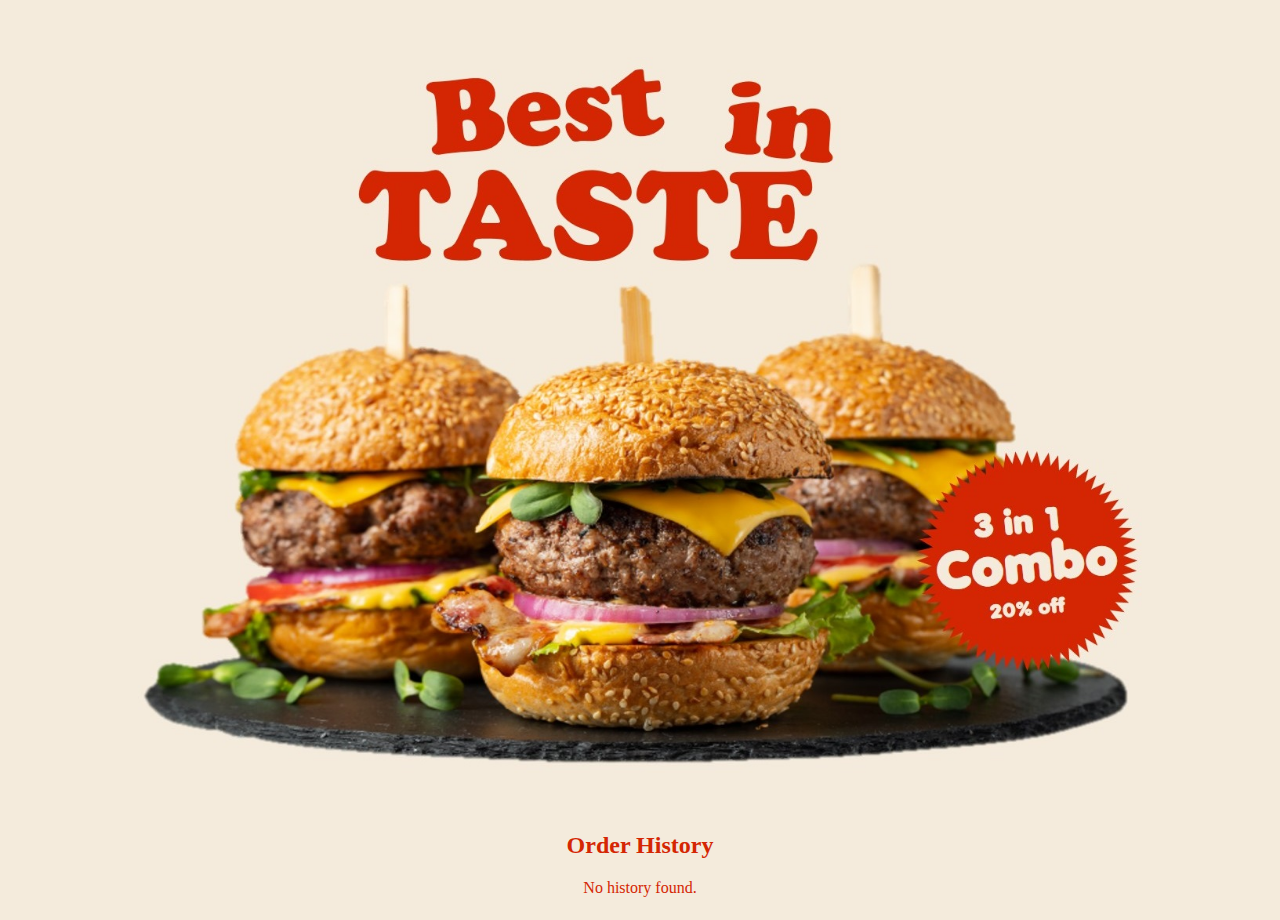
<file: orders.html>
<!DOCTYPE html>
<html lang="en">
<head>
    <meta charset="UTF-8">
    <meta name="viewport" content="width=device-width, initial-scale=1, maximum-scale=1, user-scalable=no">
    <title>Order History - AA Delish</title>
    <link rel="shortcut icon" type="image/x-icon" href="img/ico.png" />
    <link rel="stylesheet" href="https://cdnjs.cloudflare.com/ajax/libs/font-awesome/5.15.3/css/all.min.css" />
    <link rel="stylesheet" href="https://fonts.googleapis.com/css2?family=Gochi+Hand">
    <link rel="stylesheet" type="text/css" href="css/main.css" />
    <style>
        /* Add custom styles for order history page */
    </style>
</head>
<body>

    <div class="main-container-detail">
        <div class="main-container-background" style="margin-top: 20px">
            <img src="img/bg_banner2.jpg" alt="Banner Image">
        </div>

        <div class="main" style="margin-top: 20px">
            <h2>Order History</h2>
            <!-- Add a container to display order history -->
            <div id="orderHistoryContainer">
                <!-- Order history items will be dynamically added here -->
            </div>
           
            <div id="noHistoryMessage" style="display: none;">
                <p>No history found.</p>
            </div>
        </div>
    </div>

    <div class="main-container-fixed">
        <div class="main">
            <div class="row" style="image-rendering: auto;">
                <div class="col-2 col-btn">
                    <a href="dashboard.html" class="btn-link" id="orders-link">
                        <i class="fas fa-home" style="color: #4e2415"></i>
                        <br/>
                        <i class="paragraph-text-smm" style="color: #4e2415">Home</i>
                    </a>
                </div>
    
                <div class="col-2 col-btn">
                    <a href="orders.html" class="btn-link" id="orders-link">
                        <i class="fas fa-history" style="color: #4e2415"></i>
                        <br/>
                        <i class="paragraph-text-smm" style="color: #4e2415">Orders</i>
                    </a>
                </div>
    
                <div class="col-2 col-btn">
                    <a href="menu.html" class="btn-link" id="menu-link">
                        <i class="fas fa-cookie" style="color: #4e2415"></i>
                        <br/>
                        <i class="paragraph-text-smm" style="color: #4e2415">Menu</i>
                    </a>
                </div>
    
                <div class="col-2 col-btn">
                    <a href="offers.html" class="btn-link" id="offers-link">
                        <i class="fas fa-tag" style="color: #4e2415"></i>
                        <br/>
                        <i class="paragraph-text-smm" style="color: #4e2415">Offers</i>
                    </a>
                </div>
    
                <div class="col-2 col-btn">
                    <a href="profile.html" class="btn-link" id="profile-link">
                        <i class="fas fa-user" style="color: #4e2415"></i>
                        <br/>
                        <i class="paragraph-text-smm" style="color: #4e2415">Profile</i>
                    </a>
                </div>
            </div>
        </div>
    </div>
    <script>
        // JavaScript to highlight the clicked link
        var links = document.querySelectorAll('.btn-link');
    
        links.forEach(function(link) {
            link.addEventListener('click', function() {
                // Remove 'active' class from all links
                links.forEach(function(l) {
                    l.classList.remove('active');
                });
                // Add 'active' class to the clicked link
                this.classList.add('active');
            });
        });
    </script>
    
    

    <script>
        // JavaScript function to check if there is no history found
        function checkNoHistory() {
            var orderHistoryContainer = document.getElementById('orderHistoryContainer');
            var noHistoryMessage = document.getElementById('noHistoryMessage');
            if (orderHistoryContainer.children.length === 0) {
                // If no history found, display the message and button
                noHistoryMessage.style.display = 'block';
            } else {
                // If history found, hide the message and button
                noHistoryMessage.style.display = 'none';
            }
        }

        // Function to simulate making an order (replace with actual functionality)
        function makeOrder() {
            // Replace this with the logic to make an order
            alert('Redirecting to order page...');
        }

        // Call the checkNoHistory function when the page loads
        window.onload = function() {
            checkNoHistory();
        };
    </script>
</body>
</html>
</file>
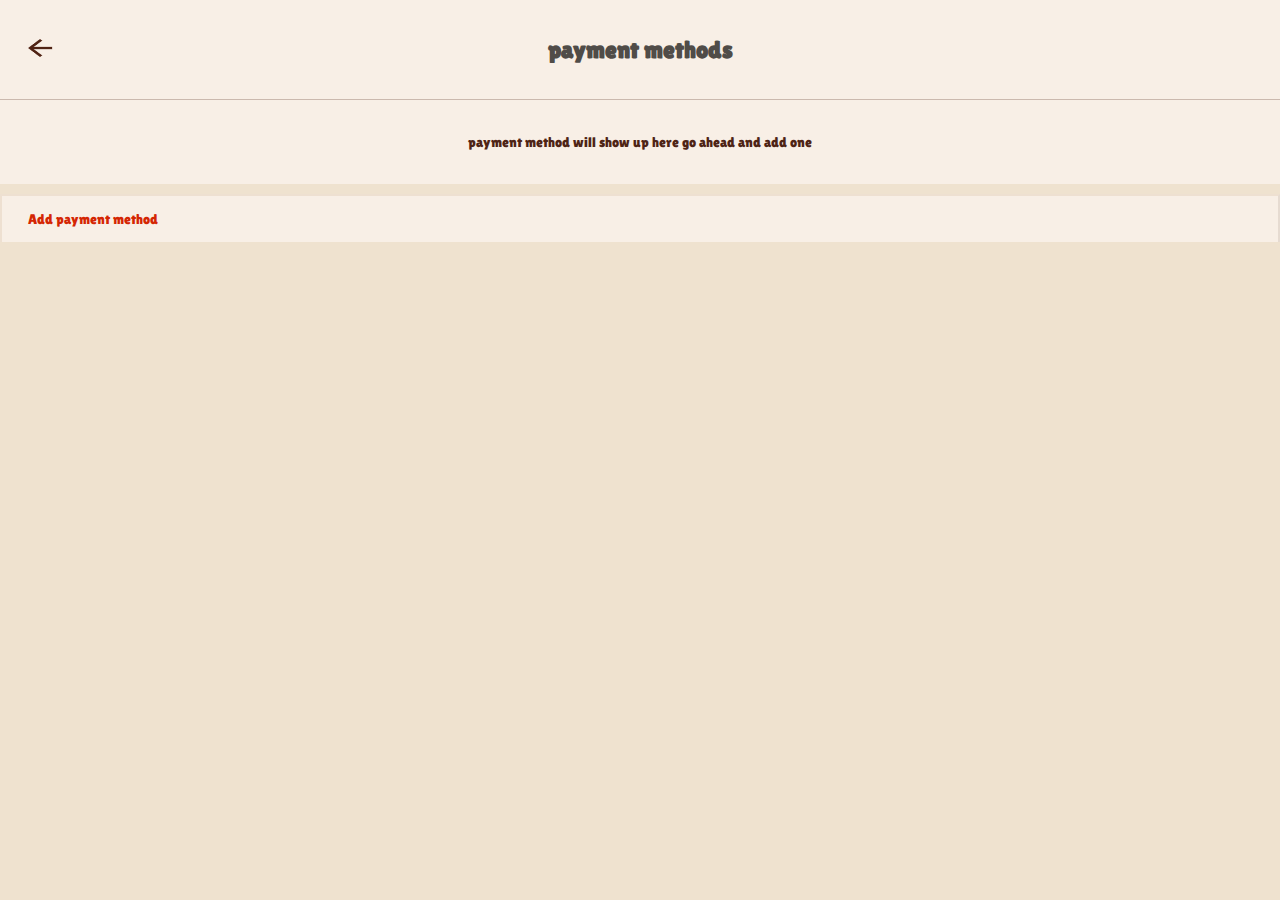
<file: payments.html>
<!DOCTYPE html>
<html lang="en">
<head>
  <meta charset="UTF-8">
  <meta name="viewport" content="width=device-width, initial-scale=1.0">
  <link href="https://fonts.googleapis.com/css2?family=Lilita+One&family=Roboto:wght@400&display=swap" rel="stylesheet">
  <title>My Orders</title>
  <style>
    body {
      background-color: #efe2cf;
      margin: 0;
      font-family:'Lilita One', cursive;
    }

    .header {
      display: grid;
      grid-template-columns: 1fr auto 1fr;
      align-items: center;
      padding: 20px;
      border-bottom: 1px solid #4e241544;
      background-color: #f8efe6;
    }

    .back-button {
      justify-self: start;
    }

    .back-button img {
      width: 24px;
      height: 24px;
      cursor: pointer;

    }

    .header h1 {
    
      justify-self: center;
    }

    main {
      flex-grow: 1;
      display: flex;
      flex-direction: column;
      justify-content: center;
      align-items: center;
      text-align: center;
      background-color: #f8efe6;
      padding: 20px;
    }

    p {
      font-size: 14px;
      color: #4e2415;
      font-weight: 300;
      padding: 0 20px;
      max-width: 500px;
    }
    h1{
        font-size: 24px;
        color: #504c48;

    } 
    button{
      width: 100%;
      background-color: #f8efe6;
      border-color: #96520f17;
      box-shadow: none;
      text-align: left;
      margin-top: 10px;
      font-family:'Lilita One', cursive;
      border-bottom: #4e241500;
    }
    :link{
        text-decoration: none;
    }
  </style>
</head>
<body>
  <div class="header">
    <div class="back-button">
      <a href="profile.html">
        <img style="width: 40px; height: 30px;" src="img/arrow_back_20dp_FILL0_wght400_GRAD0_opsz20.png" alt="Back">
      </a>
    </div>
    <h1>payment methods</h1>
  </div>

  <main>
    <p>payment method will show up here go ahead and add one </p>
  </main>
  <div>
   <a href=""><button> <p style="color: #d42603;">Add payment method </p></a></button>
  </div>
</body>
</html>
</file>
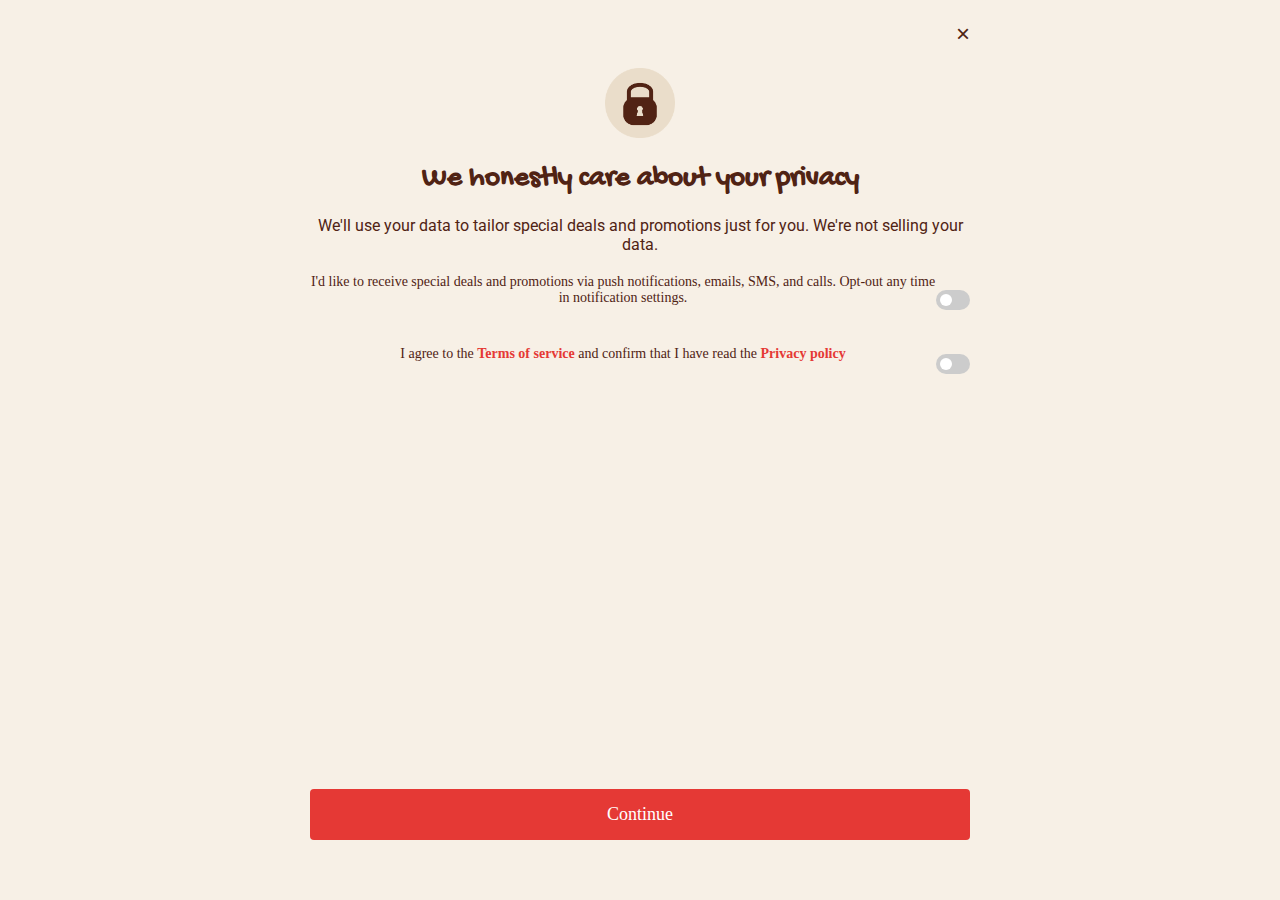
<file: privacy.html>
<!DOCTYPE html>
<html>
<head>
	<meta charset="utf-8">
	<meta name="viewport" content="width=device-width, initial-scale=1.0">
	<title>AA Delish</title>

	<!-- Favicon -->
	<link rel="shortcut icon" type="image/x-icon" href="img/ico.png" />

	<link rel="stylesheet" href="https://fonts.googleapis.com/css2?family=Gochi+Hand&family=Roboto:wght@400&display=swap">
	<link rel="stylesheet" type="text/css" href="css/main.css" />

	<style>
		* {
			margin: 0;
			padding: 0;
			box-sizing: border-box;
		}

		html, body {
			height: 100%;
			width: 100%;
		}

		body {
			font-family: 'Roboto', sans-serif;
			background-color: #f7f0e6;
			display: flex;
			justify-content: center;
			align-items: center;
			padding: 20px;
		}

		.main-container-detail, .main-container {
			max-width: 700px;
			width: 100%;
			background-color: #f7f0e6;
			border-radius: 8px;
			text-align: center;
			padding: 20px;
		}

		h3 {
			font-family: 'Gochi Hand', cursive;
			font-size: 1.8em;
			color: #502314;
			margin: 20px 0;
		}

		p {
			font-size: 16px;
			color: #502314;
			margin-bottom: 20px;
		}

		.paragraph-text-sm {
			font-size: 14px;
			color: #502314;
			margin-bottom: 20px;
		}

		.row {
			display: grid;
			grid-template-columns: 1fr auto;
			align-items: center;
			justify-content: center;
			margin-bottom: 20px;
		}

		.switch {
			position: relative;
			display: inline-block;
			width: 34px;
			height: 20px;
		}

		.switch input {
			opacity: 0;
			width: 0;
			height: 0;
		}

		.slider {
			position: absolute;
			cursor: pointer;
			top: 0;
			left: 0;
			right: 0;
			bottom: 0;
			background-color: #ccc;
			transition: .4s;
			border-radius: 34px;
		}

		.slider:before {
			position: absolute;
			content: "";
			height: 12px;
			width: 12px;
			left: 4px;
			bottom: 4px;
			background-color: white;
			transition: .4s;
			border-radius: 50%;
		}

		input:checked + .slider {
			background-color: #502314;
		}

		input:checked + .slider:before {
			transform: translateX(14px);
		}

		.primary-btn-wide {
			width: 100%;
			padding: 15px;
			background-color: #e53935;
			color: #fff;
			border: none;
			border-radius: 4px;
			cursor: pointer;
			font-size: 18px;
			margin-top: 20px;
		}

		.a-link {
			color: #e53935;
			text-decoration: none;
		}

		.header {
			display: flex;
			align-items: center;
			justify-content: flex-end;
			margin-bottom: 20px;
			font-size: 14px;
		}

		.close-button {
			background: none;
			border: none;
			font-size: 24px;
			cursor: pointer;
			color: #502314;
		}

		.item-image {
			width: 70px;
			height: auto;
			border-radius: 8px;
			margin: 0 auto;
		}
	</style>
</head>
<body>
	<div class="main-container-detail">
		<div class="header">
			<button class="close-button">&times;</button>
		</div>
		<div class="main">
			<img src="img/privacy.png" alt="Privacy Icon" class="item-image" />
			<h3>We honestly care about your privacy</h3>
			<p>
				We'll use your data to tailor special deals and promotions just for you. We're not selling your data.
			</p>
			<div class="row">
				<div>
					<p class="paragraph-text-sm">
						I'd like to receive special deals and promotions via push notifications, emails, SMS, and calls. Opt-out any time in notification settings.
					</p>
				</div>
				<div>
					<label class="switch">
						<input type="checkbox">
						<span class="slider round"></span>
					</label>
				</div>
			</div>
			<div class="row">
				<div>
					<p class="paragraph-text-sm">
						I agree to the <a class="a-link" href="#">Terms of service</a> and confirm that I have read the <a href="#" class="a-link">Privacy policy</a>
					</p>
				</div>
				<div>
					<label class="switch">
						<input type="checkbox">
						<span class="slider round"></span>
					</label>
				</div>
			</div>
		</div>
	</div>

	<div class="main-container">
		<div class="main">
			<a href="dashboard.html">
			<button class="primary-btn-wide" id="btn">Continue</button>
			</a>
		</div>
	</div>
</body>
</html>
</file>
<file: css/main.css>
html, body {
    width: 100%;
    height: 100%;
    margin: 0;
    padding: 0;
    background:  #F4EBDC;
    color: #d42603;
    font-family: 'Lilita One', cursive;
}

body {
    font-family: 'Lilita One', cursive
}

.primary-color {
    background: #d42603;
}

.secondary-color {
    background: #d42703;
}

.tetiary-color {
    background: #ff8532;
}

.primary-btn-wide {
    width: 100%;
    color: white;
    border-radius: 10px;
    font-weight: bolder;
    background: #d42603;
    font-size: 20px;
    padding: 20px;
    border: 0;
}

h3 {
    font-family: 'Lilita One';
    font-weight: 700;
    font-size: 30px; 
    margin-bottom: 0;
    color: #4e2415;
}

.a-link {
    text-decoration: none; 
    text-decoration: underline;
    color: #4e2415;
    font-weight: bolder;
}

.paragraph-text {
    font-family: 'Lilita One', cursive;
    font-size: 14px;
    font-weight: light;
    color: #111111;
    margin-bottom: 20px;
}

.paragraph-text-sm {
    font-family: 'Lilita One', cursive;
    font-size: 11px;
    font-weight: light;
    color: #111111;
    margin-bottom: 20px;
}

.main-container, .main-container-detail, .main-container-fixed {
    width: 100%;
    margin: 0;
    padding: 0;
    text-align: center;
	
}

.main-container {
    position: absolute;
    bottom: 40px;
}

.main-container-detail {
    position: absolute;
    top: 0;
}

 .main-container-fixed1 {
            position: fixed;
            bottom: 0;
            left: 0;
            width: 100%;
            background-color: #f4ebdc;
            padding: 5px 0;
            text-align: center; 
            font-family: 'Lilita One', cursive;
        }
        .col-btn {
            display: inline-block;
            margin: 0 10px;
        }
        .col-btn a {
            color: #4e2415;
            text-decoration: none;
            display: block;
            padding: 10px;
        }
        .col-btn a:hover {
            color: #FF5722;
        }
        .col-btn i {
            font-size: 24px;
            margin-bottom: 5px;
        }
.coupon-description {
	text-align: center;
	margin-top: 10px;
	font-weight: bold;
}

.carousel {
    display: flex;
    overflow-x: scroll; 
    scroll-snap-type: x mandatory; 
    -webkit-overflow-scrolling: touch; 
    width: 100%; 
}

.carousel-item {
    flex: 0 0 20%; 
    scroll-snap-align: start; 
}

.carousel-item img {
    width: 100%; 
}

.coupon-description {
    text-align: center;
    margin-top: 10px;
    font-weight: bold;
}


.carousel::-webkit-scrollbar {
    display: none;
}
body {
	font-family: 'Lilita One', cursive;
	margin: 0;
	padding: 0;
	
}
.carousele {
    display: flex;
    overflow: hidden; 
    width: 100%;
}

.carousel-iteme {
    flex: 0 0 100%; 
    display: none; 
}

.carousel-iteme img {
    width: 100%;
    border-radius: 10px;
}

.main-container-detail {
	padding: -1px;
}

.main-container-background img {
	width: 100%;
}

.main {
	margin-top: 20px;
}

.primary-btn-wide {
	background-color: #d42603;
	color: #fff;
	padding:  20px;
	border: none;
	border-radius: 5px;
	font-size: 19px;
    font-weight: 300;
	cursor: pointer;
	transition: background-color 0.3s;
    font-family:  'Lilita One', cursive;
}

.primary-btn-wide:hover {
	background-color: #693427;
}

.paragraph-text {
	font-size: 15px;
}


.carousel-item {
    flex: 0 0 20%; 
    scroll-snap-align: start; 
}

.carousel-item img {
    width: 100%; 
}

.coupon-description {
    text-align: center;
    margin-top: 10px;
    font-weight: bold;
}

.carousel::-webkit-scrollbar {
    display: none;
}
</file>
